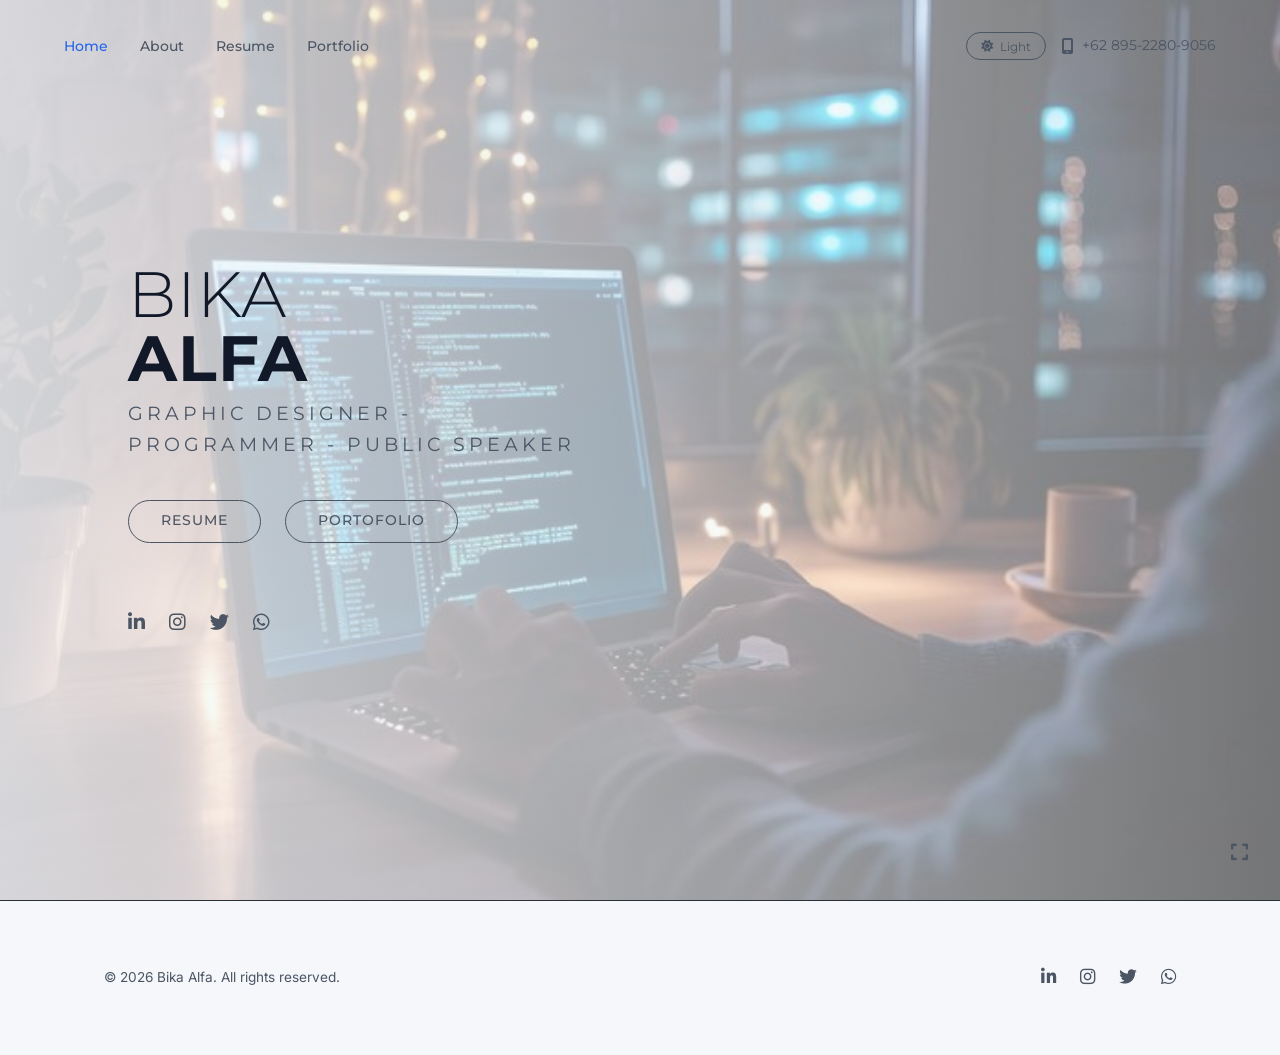
<file: index.html>
<!DOCTYPE html>
<html lang="en">
<head>
    <meta charset="UTF-8">
    <meta name="viewport" content="width=device-width, initial-scale=1.0">
    <title>Bika Alfa - Portofolio</title>
    <!-- FontAwesome -->
    <link rel="stylesheet" href="https://cdnjs.cloudflare.com/ajax/libs/font-awesome/6.4.0/css/all.min.css">
    <!-- Custom CSS -->
    <link rel="stylesheet" href="css/style.css">
</head>
<body class="home-page">
    
    <!-- Navbar Container -->
    <div id="navbar-container"></div>

    <!-- Hero Section -->
    <section class="hero section-full">
        <!-- Background Image overlay -->
        <div class="hero-bg fade-in"></div>
        
        <div class="container hero-content">
            <h1 class="hero-title fade-in">
                <span class="font-light">BIKA</span><br>
                <strong>ALFA</strong>
            </h1>
            <h2 class="hero-subtitle fade-in" style="animation-delay: 0.2s;">Graphic Designer - PROGRAMMER - PUBLIC SPEAKER</h2>
            
            <div class="hero-buttons fade-in" style="animation-delay: 0.4s;">
                <a href="resume.html" class="btn btn-outline">Resume</a>
                <a href="projects.html" class="btn btn-outline">Portofolio</a>
            </div>
            
            <div class="social-icons fade-in" style="animation-delay: 0.6s;">
                <a href="https://linkedin.com/in/muhammad-bika-alfatunnisa-5820bb280" target="_blank"><i class="fab fa-linkedin-in"></i></a>
                <a href="https://instagram.com" target="_blank"><i class="fab fa-instagram"></i></a>
                <a href="https://twitter.com" target="_blank"><i class="fab fa-twitter"></i></a>
                <a href="https://wa.me/6289522809056" target="_blank"><i class="fab fa-whatsapp"></i></a>
            </div>
        </div>
    </section>

    <!-- Full screen expand icon -->
    <div class="fullscreen-icon">
        <i class="fa-solid fa-expand"></i>
    </div>

    <!-- Footer Container -->
    <div id="footer-container"></div>

    <!-- Custom JS -->
    <script src="js/script.js"></script>
</body>
</html>
</file>
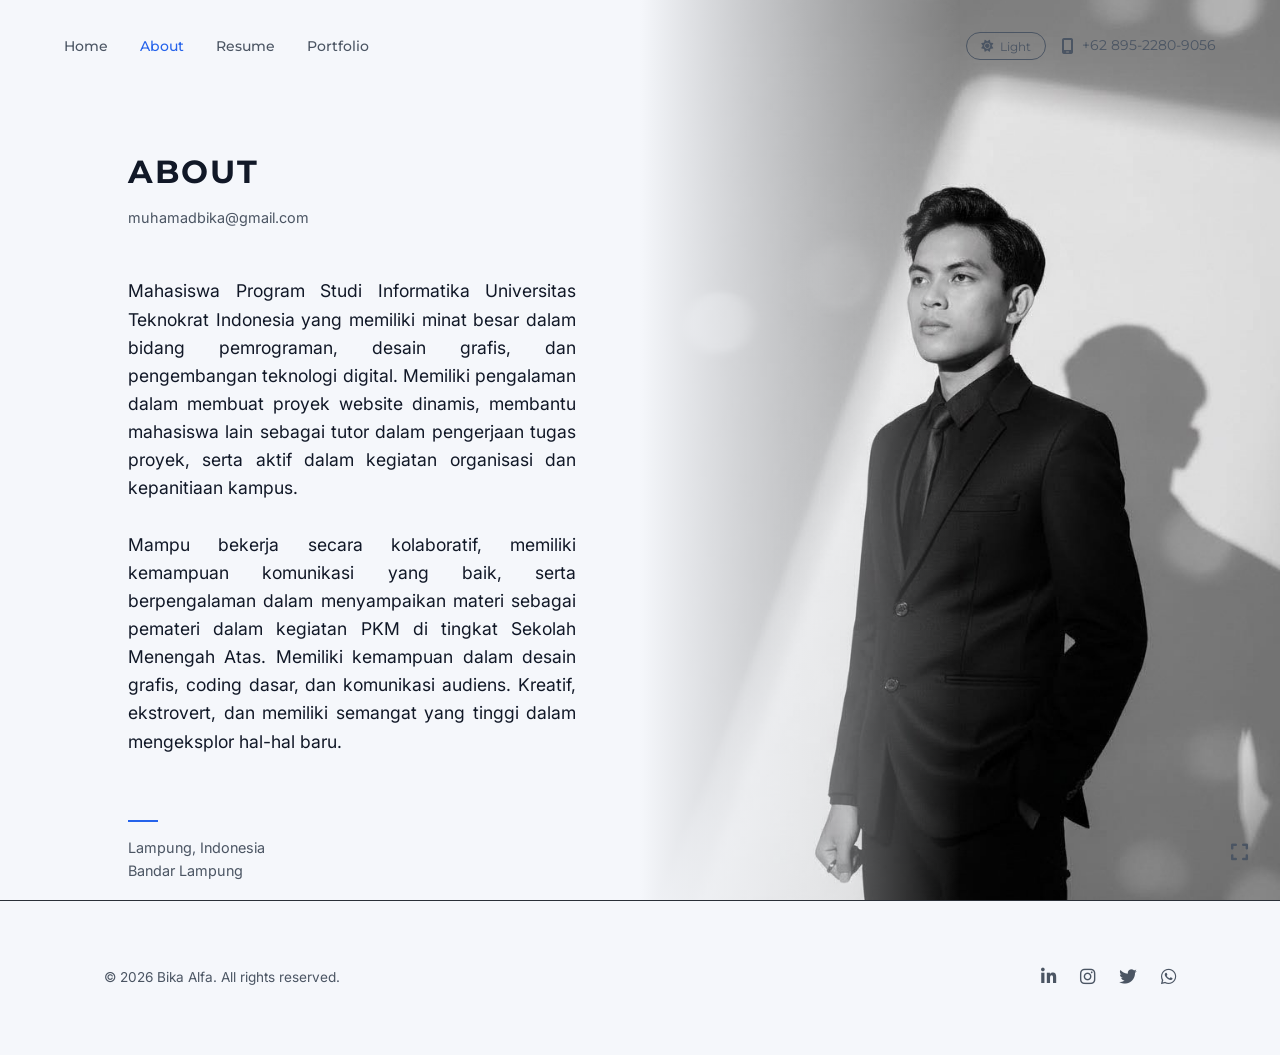
<file: about.html>
<!DOCTYPE html>
<html lang="en">
<head>
    <meta charset="UTF-8">
    <meta name="viewport" content="width=device-width, initial-scale=1.0">
    <title>About - Bika Alfa</title>
    <!-- FontAwesome -->
    <link rel="stylesheet" href="https://cdnjs.cloudflare.com/ajax/libs/font-awesome/6.4.0/css/all.min.css">
    <!-- Custom CSS -->
    <link rel="stylesheet" href="css/style.css">
</head>
<body class="about-page">
    
    <!-- Navbar Container -->
    <div id="navbar-container"></div>

    <section class="about section-full">
        <div class="container about-container">
            <div class="about-content fade-in">
                <h1 class="section-title">ABOUT</h1>
                <a href="mailto:muhamadbika@gmail.com" class="about-email">muhamadbika@gmail.com</a>
                
                <p class="about-text" style="text-align: justify;">
                    Mahasiswa Program Studi Informatika Universitas Teknokrat Indonesia yang memiliki minat besar dalam bidang pemrograman, desain grafis, dan pengembangan teknologi digital. 
                    Memiliki pengalaman dalam membuat proyek website dinamis, membantu mahasiswa lain sebagai tutor dalam pengerjaan tugas proyek, serta aktif dalam kegiatan organisasi dan kepanitiaan kampus. <br><br>
                    Mampu bekerja secara kolaboratif, memiliki kemampuan komunikasi yang baik, serta berpengalaman dalam menyampaikan materi sebagai pemateri dalam kegiatan PKM di tingkat Sekolah Menengah Atas. 
                    Memiliki kemampuan dalam desain grafis, coding dasar, dan komunikasi audiens. Kreatif,  ekstrovert, dan memiliki semangat yang tinggi dalam mengeksplor hal-hal baru.
                </p>
                
                <div class="about-location">
                    Lampung, Indonesia<br>
                    Bandar Lampung
                </div>
            </div>
        </div>
        
        <!-- Right side image -->
        <div class="about-bg fade-in" style="animation-delay: 0.3s;"></div>
    </section>
    
    <div class="fullscreen-icon">
        <i class="fa-solid fa-expand"></i>
    </div>

    <!-- Footer Container -->
    <div id="footer-container"></div>

    <!-- Custom JS -->
    <script src="js/script.js"></script>
</body>
</html>
</file>
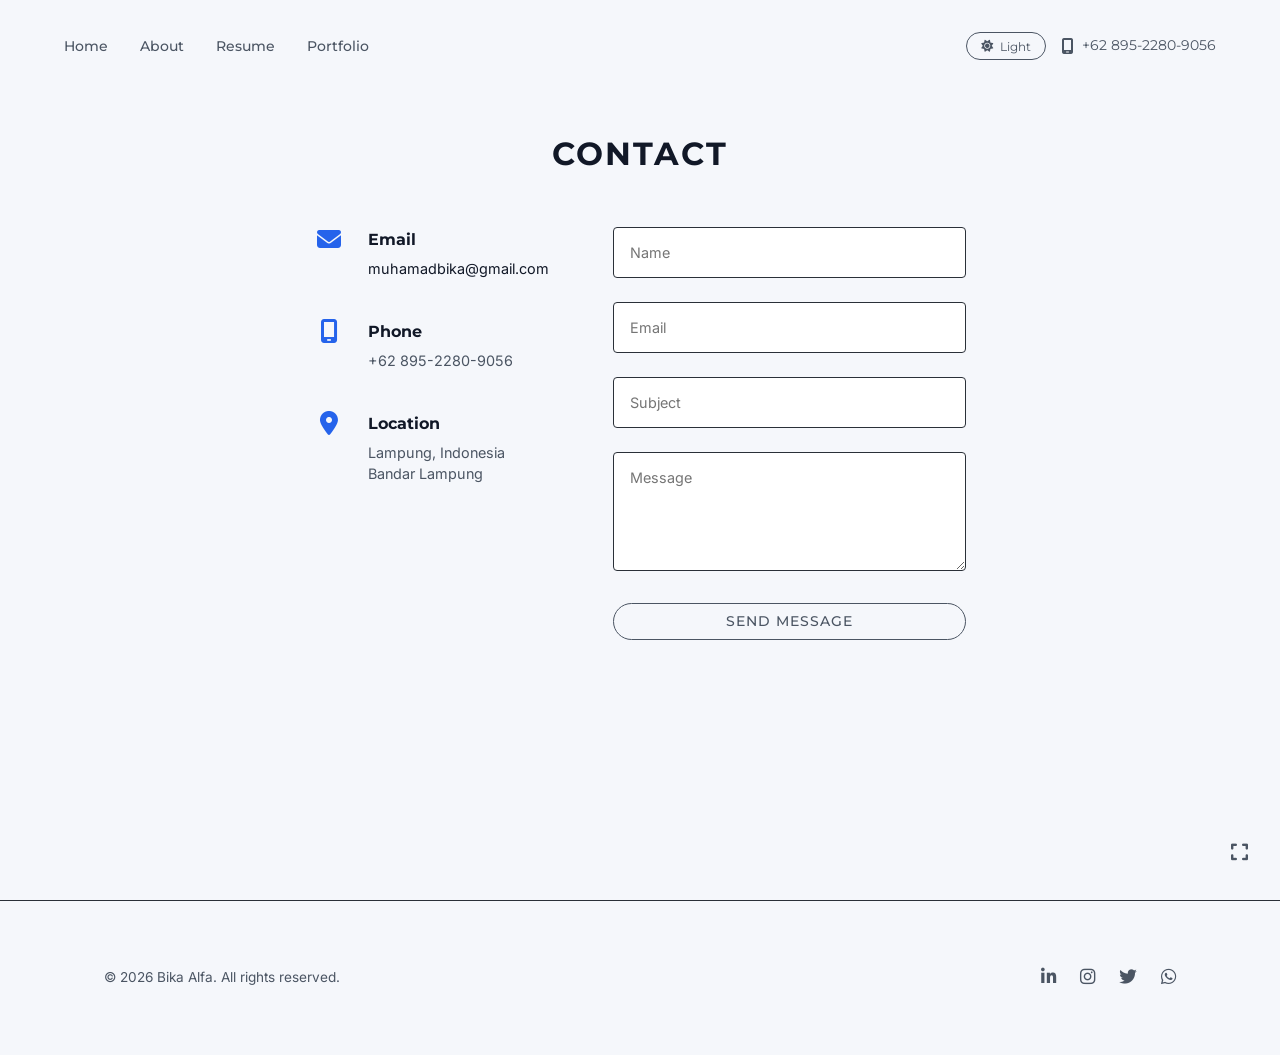
<file: contact.html>
<!DOCTYPE html>
<html lang="en">
<head>
    <meta charset="UTF-8">
    <meta name="viewport" content="width=device-width, initial-scale=1.0">
    <title>Contact - Bika Alfa</title>
    <!-- FontAwesome -->
    <link rel="stylesheet" href="https://cdnjs.cloudflare.com/ajax/libs/font-awesome/6.4.0/css/all.min.css">
    <!-- Custom CSS -->
    <link rel="stylesheet" href="css/style.css">
</head>
<body class="contact-page">
    
    <!-- Navbar Container -->
    <div id="navbar-container"></div>

    <section class="contact section-full">
        <div class="container">
            <h1 class="section-title fade-in text-center mb-5">CONTACT</h1>
            
            <div class="contact-grid fade-in" style="animation-delay: 0.2s;">
                <!-- Contact Info -->
                <div class="contact-info">
                    <div class="info-item">
                        <i class="fa-solid fa-envelope"></i>
                        <div>
                            <h4>Email</h4>
                            <p><a href="mailto:muhamadbika@gmail.com">muhamadbika@gmail.com</a></p>
                        </div>
                    </div>
                    <div class="info-item">
                        <i class="fa-solid fa-mobile-screen"></i>
                        <div>
                            <h4>Phone</h4>
                            <p>+62 895-2280-9056</p>
                        </div>
                    </div>
                    <div class="info-item">
                        <i class="fa-solid fa-location-dot"></i>
                        <div>
                            <h4>Location</h4>
                            <p>Lampung, Indonesia<br>Bandar Lampung</p>
                        </div>
                    </div>
                </div>

                <!-- Contact Form -->
                <form class="contact-form">
                    <div class="form-group">
                        <input type="text" placeholder="Name" required>
                    </div>
                    <div class="form-group">
                        <input type="email" placeholder="Email" required>
                    </div>
                    <div class="form-group">
                        <input type="text" placeholder="Subject">
                    </div>
                    <div class="form-group">
                        <textarea placeholder="Message" rows="5" required></textarea>
                    </div>
                    <button type="submit" class="btn btn-outline">Send Message</button>
                </form>
            </div>
        </div>
    </section>

    <!-- Footer Container -->
    <div id="footer-container"></div>

    <div class="fullscreen-icon">
        <i class="fa-solid fa-expand"></i>
    </div>

    <!-- Custom JS -->
    <script src="js/script.js"></script>
</body>
</html>
</file>
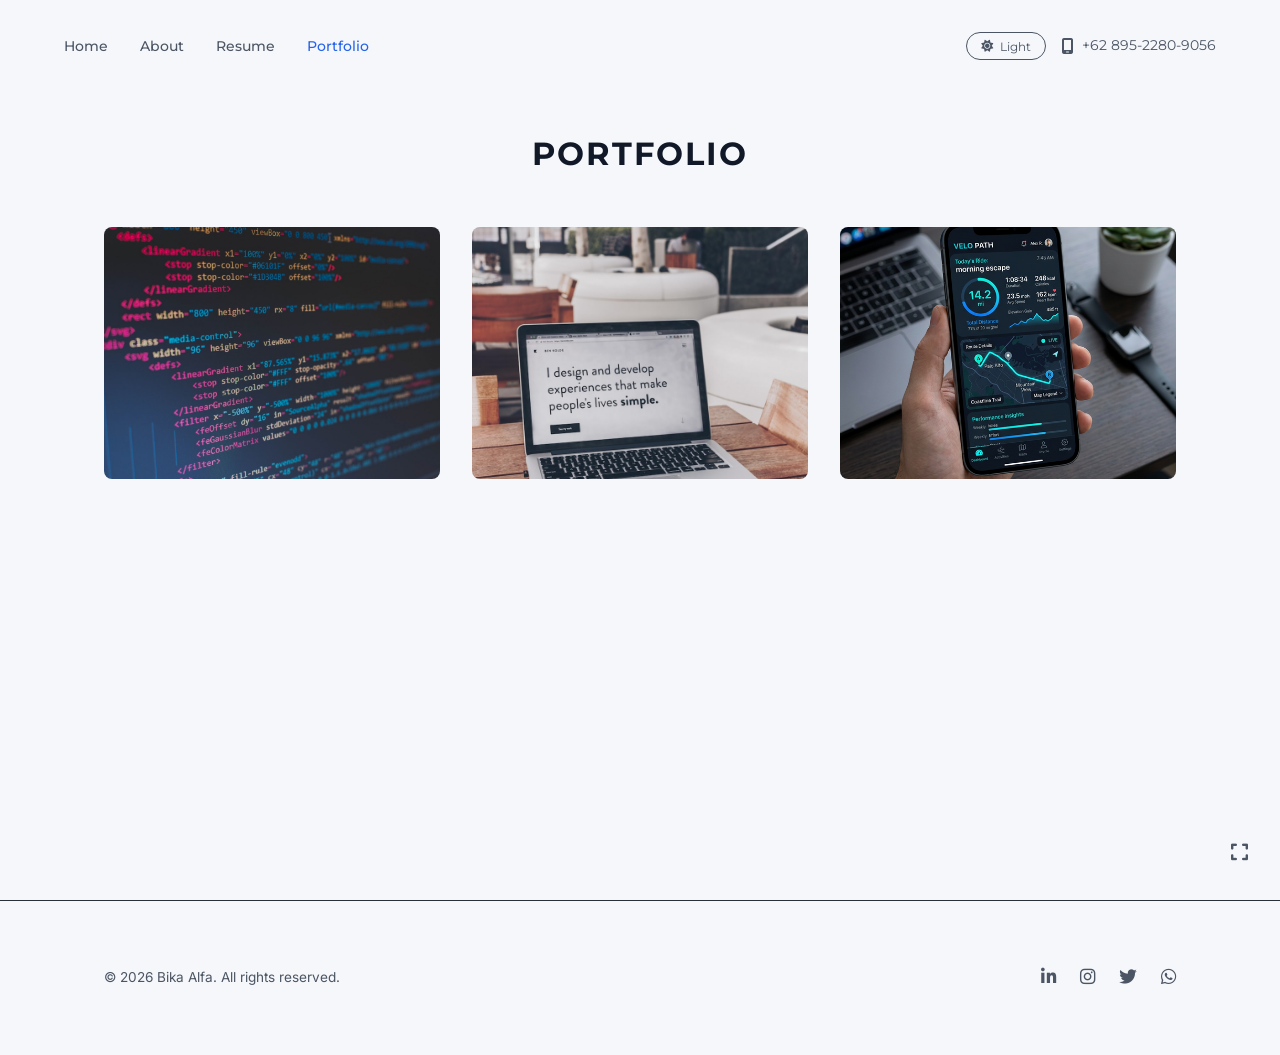
<file: projects.html>
<!DOCTYPE html>
<html lang="en">
<head>
    <meta charset="UTF-8">
    <meta name="viewport" content="width=device-width, initial-scale=1.0">
    <title>Portfolio - Bika Alfa</title>
    <!-- FontAwesome -->
    <link rel="stylesheet" href="https://cdnjs.cloudflare.com/ajax/libs/font-awesome/6.4.0/css/all.min.css">
    <!-- Custom CSS -->
    <link rel="stylesheet" href="css/style.css">
</head>
<body class="portfolio-page">
    
    <!-- Navbar Container -->
    <div id="navbar-container"></div>

    <section class="portfolio section-full">
        <div class="container">
            <h1 class="section-title fade-in text-center mb-5">PORTFOLIO</h1>
            
            <div class="portfolio-grid fade-in" style="animation-delay: 0.2s;">
                <!-- Project 1 -->
                <div class="portfolio-item">
                    <img src="assets/images/project1.png" alt="Project 1" class="portfolio-img">
                    <div class="portfolio-overlay">
                        <h3>Brand Identity</h3>
                        <p>Logo & Stationery</p>
                        <a href="#" class="btn btn-outline">View Project</a>
                    </div>
                </div>
                <!-- Project 2 -->
                <div class="portfolio-item">
                    <img src="assets/images/project2.png" alt="Project 2" class="portfolio-img">
                    <div class="portfolio-overlay">
                        <h3>Web Design</h3>
                        <p>UI/UX Design</p>
                        <a href="#" class="btn btn-outline">View Project</a>
                    </div>
                </div>
                <!-- Project 3 Placeholder -->
                <div class="portfolio-item">
                    <img src="assets/images/project3.png" alt="Project 3" class="portfolio-img">
                    <div class="portfolio-overlay">
                        <h3>App Design</h3>
                        <p>Mobile Interface</p>
                        <a href="#" class="btn btn-outline">View Project</a>
                    </div>
                </div>
            </div>
        </div>
    </section>

    <!-- Full screen expand icon -->
    <div class="fullscreen-icon">
        <i class="fa-solid fa-expand"></i>
    </div>

    <!-- Footer Container -->
    <div id="footer-container"></div>

    <!-- Custom JS -->
    <script src="js/script.js"></script>
</body>
</html>
</file>
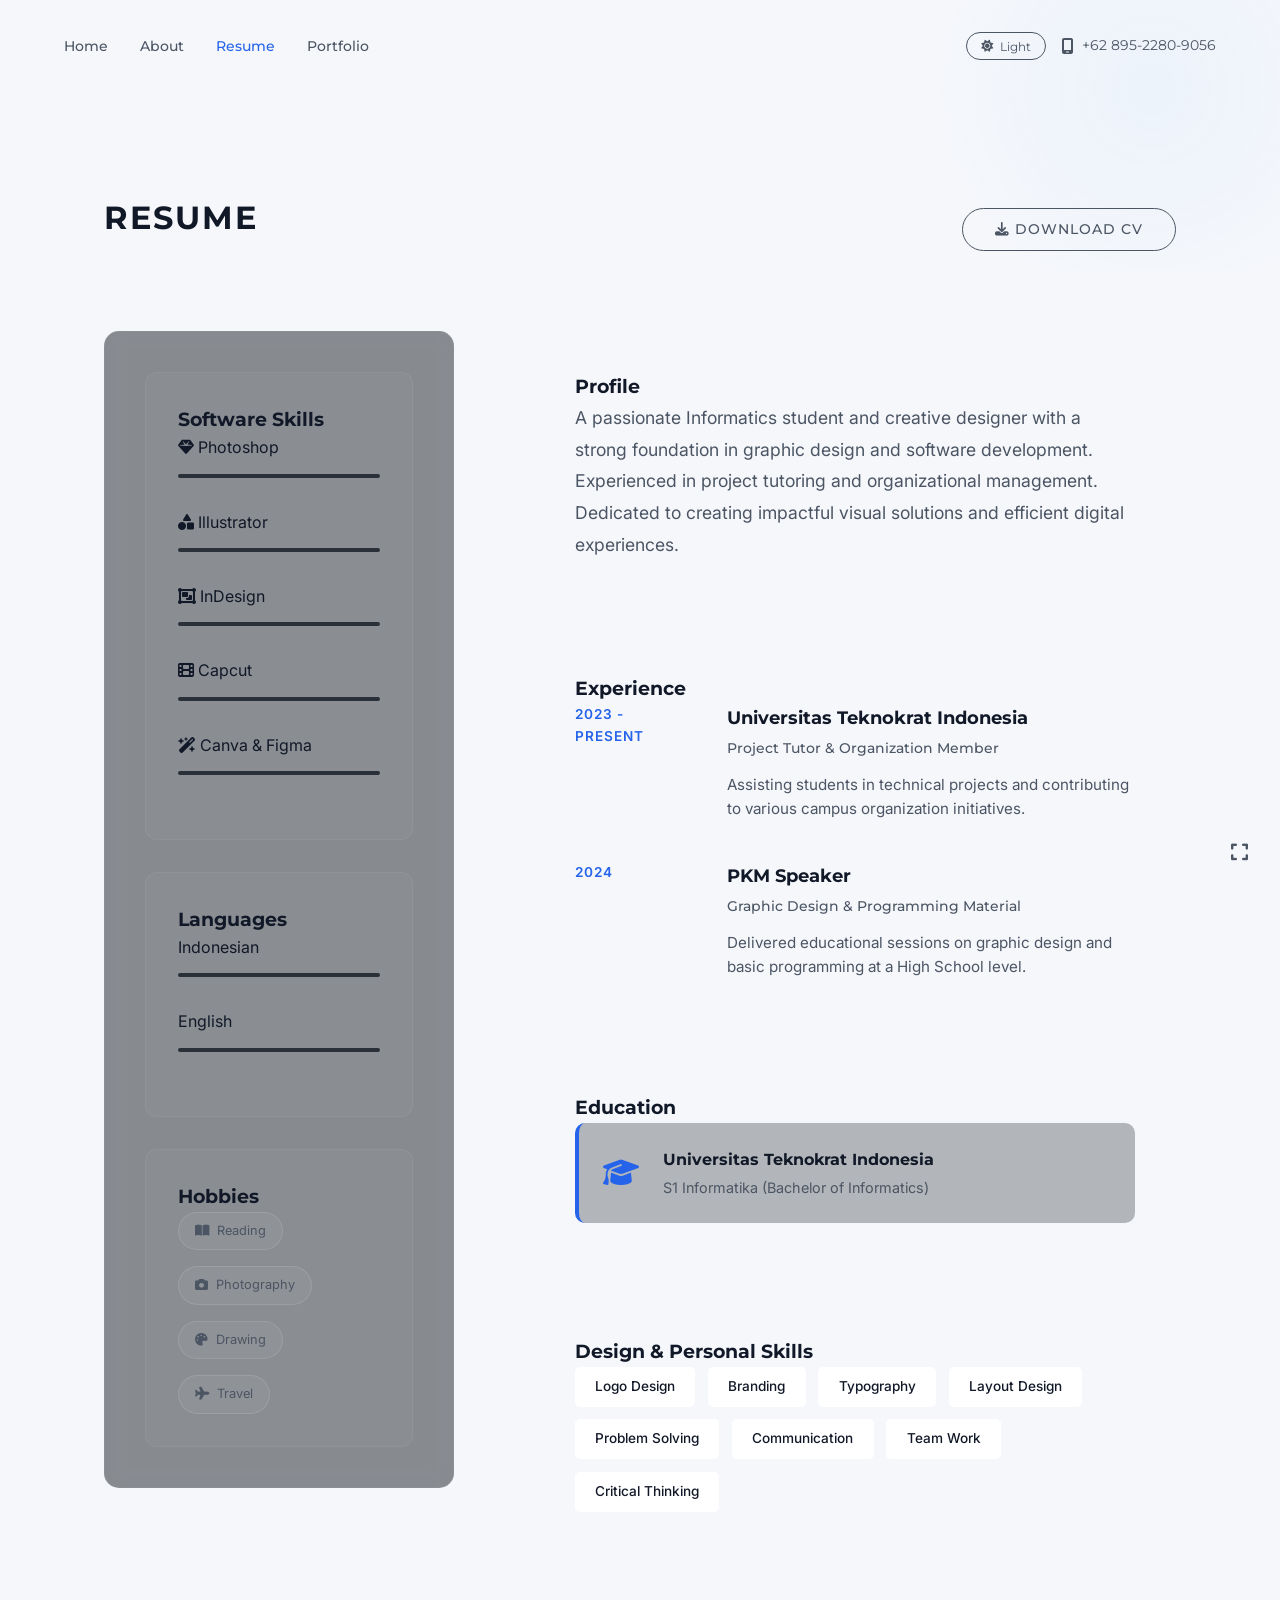
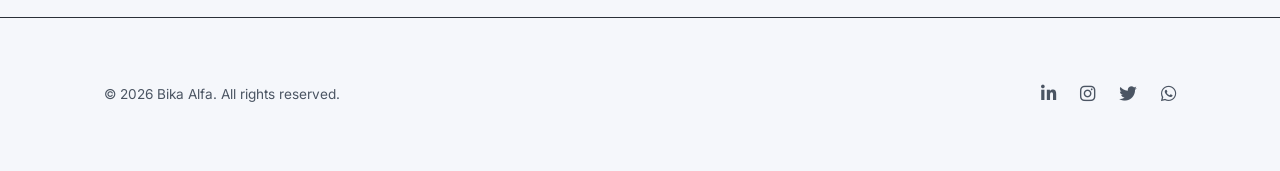
<file: resume.html>
<!DOCTYPE html>
<html lang="en">
<head>
    <meta charset="UTF-8">
    <meta name="viewport" content="width=device-width, initial-scale=1.0">
    <title>Resume - Bika Alfa</title>
    <!-- FontAwesome -->
    <link rel="stylesheet" href="https://cdnjs.cloudflare.com/ajax/libs/font-awesome/6.4.0/css/all.min.css">
    <!-- Custom CSS -->
    <link rel="stylesheet" href="css/style.css">
</head>
<body class="resume-page">
    
    <!-- Navbar Container -->
    <div id="navbar-container"></div>

    <section class="resume section-full">
        <div class="container">
            <div class="resume-header fade-in">
                <h2 class="section-title">Resume</h2>
                <a href="#" class="btn btn-outline download-cv"><i class="fa-solid fa-download"></i> Download CV</a>
            </div>

            <div class="resume-grid-v2">
                <!-- Sidebar Column -->
                <aside class="resume-sidebar fade-in" style="animation-delay: 0.2s;">
                    <div class="sidebar-section">
                        <h3 class="resume-heading">Software Skills</h3>
                        <div class="skill-item">
                            <span class="skill-icon"><i class="fa-solid fa-gem"></i></span>
                            <span class="skill-name">Photoshop</span>
                            <div class="skill-bar"><div class="skill-progress" style="width: 60%;"></div></div>
                        </div>
                        <div class="skill-item">
                            <span class="skill-icon"><i class="fa-solid fa-shapes"></i></span>
                            <span class="skill-name">Illustrator</span>
                            <div class="skill-bar"><div class="skill-progress" style="width: 60%;"></div></div>
                        </div>
                        <div class="skill-item">
                            <span class="skill-icon"><i class="fa-solid fa-object-group"></i></span>
                            <span class="skill-name">InDesign</span>
                            <div class="skill-bar"><div class="skill-progress" style="width: 80%;"></div></div>
                        </div>
                        <div class="skill-item">
                            <span class="skill-icon"><i class="fa-solid fa-film"></i></span>
                            <span class="skill-name">Capcut</span>
                            <div class="skill-bar"><div class="skill-progress" style="width: 90%;"></div></div>
                        </div>
                        <div class="skill-item">
                            <span class="skill-icon"><i class="fa-solid fa-wand-magic-sparkles"></i></span>
                            <span class="skill-name">Canva & Figma</span>
                            <div class="skill-bar"><div class="skill-progress" style="width: 90%;"></div></div>
                        </div>
                    </div>

                    <div class="sidebar-section mt-4">
                        <h3 class="resume-heading">Languages</h3>
                        <div class="skill-item">
                            <span class="skill-name">Indonesian</span>
                            <div class="skill-bar"><div class="skill-progress" style="width: 95%;"></div></div>
                        </div>
                        <div class="skill-item">
                            <span class="skill-name">English</span>
                            <div class="skill-bar"><div class="skill-progress" style="width: 75%;"></div></div>
                        </div>
                    </div>

                    <div class="sidebar-section mt-4">
                        <h3 class="resume-heading">Hobbies</h3>
                        <div class="hobbies-list">
                            <div class="hobby-tag"><i class="fa-solid fa-book-open"></i> Reading</div>
                            <div class="hobby-tag"><i class="fa-solid fa-camera"></i> Photography</div>
                            <div class="hobby-tag"><i class="fa-solid fa-palette"></i> Drawing</div>
                            <div class="hobby-tag"><i class="fa-solid fa-plane"></i> Travel</div>
                        </div>
                    </div>
                </aside>

                <!-- Main Content Column -->
                <main class="resume-main fade-in" style="animation-delay: 0.4s;">
                    <div class="main-section">
                        <h3 class="resume-heading">Profile</h3>
                        <p class="profile-text">
                            A passionate Informatics student and creative designer with a strong foundation in graphic design and software development. 
                            Experienced in project tutoring and organizational management. Dedicated to creating impactful visual solutions and 
                            efficient digital experiences.
                        </p>
                    </div>

                    <div class="main-section mt-4">
                        <h3 class="resume-heading">Experience</h3>
                        <div class="timeline-v2">
                            <div class="timeline-item-v2">
                                <span class="timeline-date">2023 - Present</span>
                                <div class="timeline-content-v2">
                                    <h4>Universitas Teknokrat Indonesia</h4>
                                    <h5>Project Tutor & Organization Member</h5>
                                    <p>Assisting students in technical projects and contributing to various campus organization initiatives.</p>
                                </div>
                            </div>
                            <div class="timeline-item-v2">
                                <span class="timeline-date">2024</span>
                                <div class="timeline-content-v2">
                                    <h4>PKM Speaker</h4>
                                    <h5>Graphic Design & Programming Material</h5>
                                    <p>Delivered educational sessions on graphic design and basic programming at a High School level.</p>
                                </div>
                            </div>
                        </div>
                    </div>

                    <div class="main-section mt-4">
                        <h3 class="resume-heading">Education</h3>
                        <div class="education-card">
                            <div class="edu-icon"><i class="fa-solid fa-graduation-cap"></i></div>
                            <div class="edu-info">
                                <h4>Universitas Teknokrat Indonesia</h4>
                                <p>S1 Informatika (Bachelor of Informatics)</p>
                            </div>
                        </div>
                    </div>

                    <div class="main-section mt-4">
                        <h3 class="resume-heading">Design & Personal Skills</h3>
                        <div class="skills-grid-tags">
                            <span class="skill-tag">Logo Design</span>
                            <span class="skill-tag">Branding</span>
                            <span class="skill-tag">Typography</span>
                            <span class="skill-tag">Layout Design</span>
                            <span class="skill-tag">Problem Solving</span>
                            <span class="skill-tag">Communication</span>
                            <span class="skill-tag">Team Work</span>
                            <span class="skill-tag">Critical Thinking</span>
                        </div>
                    </div>
                </main>
            </div>
        </div>
    </section>
    
    <!-- Background overlays for resume page to match mockup -->
    <div class="resume-bg fade-in" style="animation-delay: 0.6s;"></div>

    <div class="fullscreen-icon">
        <i class="fa-solid fa-expand"></i>
    </div>

    <!-- Footer Container -->
    <div id="footer-container"></div>

    <!-- Custom JS -->
    <script src="js/script.js"></script>
</body>
</html>
</file>
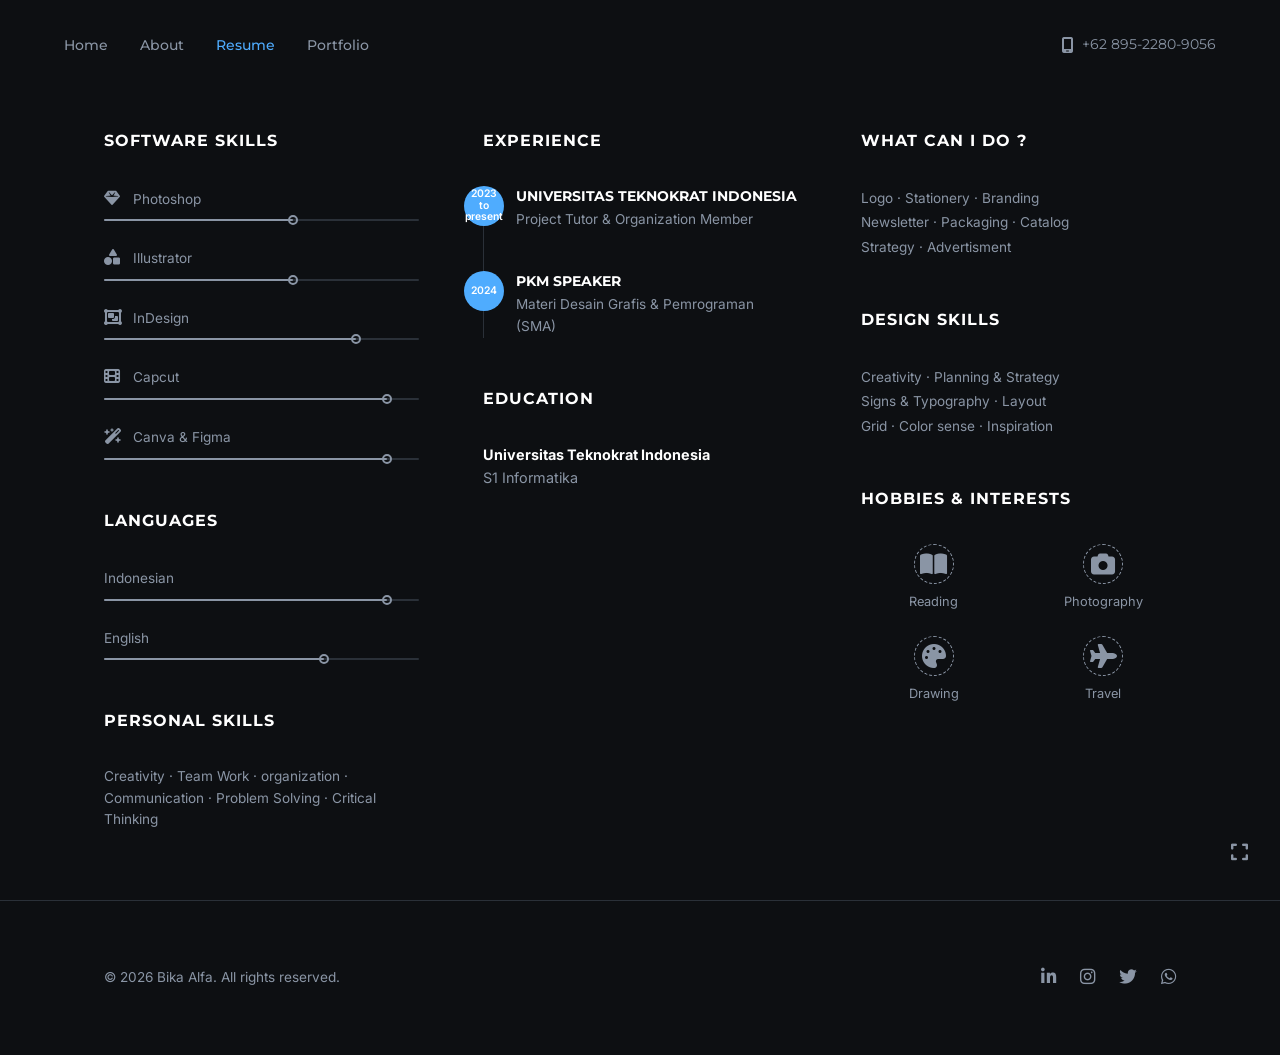
<file: portfolio-website/resume.html>
<!DOCTYPE html>
<html lang="en">
<head>
    <meta charset="UTF-8">
    <meta name="viewport" content="width=device-width, initial-scale=1.0">
    <title>Resume - Bika Alfa</title>
    <!-- FontAwesome -->
    <link rel="stylesheet" href="https://cdnjs.cloudflare.com/ajax/libs/font-awesome/6.4.0/css/all.min.css">
    <!-- Custom CSS -->
    <link rel="stylesheet" href="css/style.css">
</head>
<body class="resume-page">
    
    <!-- Navbar Container -->
    <div id="navbar-container"></div>

    <section class="resume section-full">
        <div class="container resume-grid">
            
            <!-- Left Column: Skills -->
            <div class="resume-col fade-in">
                <h3 class="resume-heading">SOFTWARE SKILLS</h3>
                <div class="skill-item">
                    <span class="skill-icon"><i class="fa-solid fa-gem"></i></span>
                    <span class="skill-name">Photoshop</span>
                    <div class="skill-bar"><div class="skill-progress" style="width: 60%;"></div><div class="skill-node" style="left: 60%;"></div></div>
                </div>
                <div class="skill-item">
                    <span class="skill-icon"><i class="fa-solid fa-shapes"></i></span>
                    <span class="skill-name">Illustrator</span>
                    <div class="skill-bar"><div class="skill-progress" style="width: 60%;"></div><div class="skill-node" style="left: 60%;"></div></div>
                </div>
                <div class="skill-item">
                    <span class="skill-icon"><i class="fa-solid fa-object-group"></i></span>
                    <span class="skill-name">InDesign</span>
                    <div class="skill-bar"><div class="skill-progress" style="width: 80%;"></div><div class="skill-node" style="left: 80%;"></div></div>
                </div>
                <div class="skill-item">
                    <span class="skill-icon"><i class="fa-solid fa-film"></i></span>
                    <span class="skill-name">Capcut </span>
                    <div class="skill-bar"><div class="skill-progress" style="width: 90%;"></div><div class="skill-node" style="left: 90%;"></div></div>
                </div>
                <div class="skill-item">
                    <span class="skill-icon"><i class="fa-solid fa-wand-magic-sparkles"></i></span>
                    <span class="skill-name">Canva & Figma</span>
                    <div class="skill-bar"><div class="skill-progress" style="width: 90%;"></div><div class="skill-node" style="left: 90%;"></div></div>
                </div>

                <h3 class="resume-heading mt-4">LANGUAGES</h3>
                <div class="skill-item">
                    <span class="skill-name">Indonesian</span>
                    <div class="skill-bar"><div class="skill-progress" style="width: 90%;"></div><div class="skill-node" style="left: 90%;"></div></div>
                </div>
                <div class="skill-item">
                    <span class="skill-name">English</span>
                    <div class="skill-bar"><div class="skill-progress" style="width: 70%;"></div><div class="skill-node" style="left: 70%;"></div></div>
                </div>

                <h3 class="resume-heading mt-4">PERSONAL SKILLS</h3>
                <p class="personal-skills-text">Creativity · Team Work · organization · Communication · Problem Solving · Critical Thinking</p>
            </div>

            <!-- Middle Column: Experience & Education -->
            <div class="resume-col fade-in" style="animation-delay: 0.2s;">
                <h3 class="resume-heading">EXPERIENCE</h3>
                <div class="timeline">
                    <div class="timeline-item">
                        <div class="timeline-dot">2023 to present</div>
                        <div class="timeline-content">
                            <h4>UNIVERSITAS TEKNOKRAT INDONESIA</h4>
                            <p>Project Tutor & Organization Member</p>
                        </div>
                    </div>
                    <div class="timeline-item">
                        <div class="timeline-dot">2024</div>
                        <div class="timeline-content">
                            <h4>PKM SPEAKER</h4>
                            <p>Materi Desain Grafis & Pemrograman (SMA)</p>
                        </div>
                    </div>
                </div>

                <h3 class="resume-heading mt-4">EDUCATION</h3>
                <div class="education-item">
                    <p><strong>Universitas Teknokrat Indonesia</strong><br>S1 Informatika</p>
                </div>
            </div>

            <!-- Right Column: Services & Interests -->
            <div class="resume-col fade-in" style="animation-delay: 0.4s;">
                <h3 class="resume-heading">WHAT CAN I DO ?</h3>
                <p class="services-text">
                    Logo · Stationery · Branding<br>
                    Newsletter · Packaging · Catalog<br>
                    Strategy · Advertisment
                </p>

                <h3 class="resume-heading mt-4">DESIGN SKILLS</h3>
                <p class="services-text">
                    Creativity · Planning & Strategy<br>
                    Signs & Typography · Layout<br>
                    Grid · Color sense · Inspiration
                </p>

                <h3 class="resume-heading mt-4">HOBBIES & INTERESTS</h3>
                <div class="hobbies-grid">
                    <div class="hobby-item">
                        <i class="fa-solid fa-book-open"></i>
                        <span>Reading</span>
                    </div>
                    <div class="hobby-item">
                        <i class="fa-solid fa-camera"></i>
                        <span>Photography</span>
                    </div>
                    <div class="hobby-item">
                        <i class="fa-solid fa-palette"></i>
                        <span>Drawing</span>
                    </div>
                    <div class="hobby-item">
                        <i class="fa-solid fa-plane"></i>
                        <span>Travel</span>
                    </div>
                </div>
            </div>

        </div>
    </section>
    
    <!-- Background overlays for resume page to match mockup -->
    <div class="resume-bg fade-in" style="animation-delay: 0.6s;"></div>

    <div class="fullscreen-icon">
        <i class="fa-solid fa-expand"></i>
    </div>

    <!-- Footer Container -->
    <div id="footer-container"></div>

    <!-- Custom JS -->
    <script src="js/script.js"></script>
</body>
</html>
</file>
<file: css/style.css>
@import url('https://fonts.googleapis.com/css2?family=Montserrat:wght@300;400;500;600;700;800&family=Inter:wght@300;400;500&display=swap');

:root {
    --bg-color: #0d0f12; /* Very dark background */
    --surface-color: #1a1e24;
    --text-primary: #ffffff;
    --text-secondary: #8a95a5;
    --accent-color: #4facfe; /* Cyan/Blue accent */
    --font-heading: 'Montserrat', sans-serif;
    --font-body: 'Inter', sans-serif;
    --transition: all 0.3s ease;
    --hero-overlay-start: rgba(13, 15, 18, 0.9);
    --hero-overlay-end: rgba(13, 15, 18, 0.4);
}

body[data-theme="light"] {
    --bg-color: #f5f7fb;
    --surface-color: #ffffff;
    --text-primary: #111827;
    --text-secondary: #4b5563;
    --accent-color: #2563eb;
    --hero-overlay-start: rgba(245, 247, 251, 0.85);
    --hero-overlay-end: rgba(245, 247, 251, 0.45);
}

* {
    margin: 0;
    padding: 0;
    box-sizing: border-box;
}

body {
    background-color: var(--bg-color);
    color: var(--text-primary);
    font-family: var(--font-body);
    line-height: 1.6;
    overflow-x: hidden;
}

a {
    text-decoration: none;
    color: var(--text-primary);
    transition: var(--transition);
}

ul {
    list-style: none;
}

h1, h2, h3, h4, h5, h6 {
    font-family: var(--font-heading);
    font-weight: 700;
}

/* Base Layout Classes */
.container {
    max-width: 1200px;
    margin: 0 auto;
    padding: 0 5%;
}

.section-full {
    min-height: 100vh;
    display: flex;
    flex-direction: column;
}

/* Navbar container placeholder for JS injection */
#navbar-container {
    width: 100%;
    position: absolute;
    top: 0;
    left: 0;
    z-index: 100;
}

/* Navigation Styles (These will apply to the injected navbar) */
.navbar {
    display: flex;
    justify-content: space-between;
    align-items: center;
    padding: 2rem 5%;
    background: transparent;
}

.nav-actions {
    display: flex;
    align-items: center;
    gap: 1rem;
}

.theme-toggle {
    border: 1px solid var(--text-secondary);
    color: var(--text-secondary);
    background: transparent;
    border-radius: 50px;
    padding: 0.35rem 0.9rem;
    display: inline-flex;
    align-items: center;
    gap: 0.4rem;
    font-family: var(--font-heading);
    font-size: 0.75rem;
    cursor: pointer;
    transition: var(--transition);
}

.theme-toggle:hover {
    color: var(--text-primary);
    border-color: var(--text-primary);
}

.nav-links {
    display: flex;
    gap: 2rem;
}

.nav-links a {
    font-size: 0.9rem;
    font-family: var(--font-heading);
    font-weight: 500;
    text-transform: capitalize;
    color: var(--text-secondary);
}

.nav-links a:hover,
.nav-links a.active {
    color: var(--accent-color);
}

.nav-contact {
    font-size: 0.85rem;
    font-family: var(--font-heading);
    display: flex;
    align-items: center;
    gap: 0.5rem;
    color: var(--text-secondary);
}

.nav-contact i {
    font-size: 1rem;
}

/* Global Button Styles */
.btn {
    display: inline-block;
    padding: 0.6rem 2rem;
    border-radius: 50px;
    font-family: var(--font-heading);
    font-size: 0.85rem;
    font-weight: 500;
    text-transform: uppercase;
    letter-spacing: 1px;
    transition: var(--transition);
    cursor: pointer;
    background: transparent;
}

.btn-outline {
    border: 1px solid var(--text-secondary);
    color: var(--text-secondary);
}

.btn-outline:hover {
    border-color: var(--text-primary);
    color: var(--text-primary);
}

/* Utility Animations */
@keyframes fadeIn {
    from { opacity: 0; transform: translateY(30px); }
    to { opacity: 1; transform: translateY(0); }
}

.fade-in {
    opacity: 0;
    transition: opacity 1s ease, transform 1s ease;
}

.fade-in.is-visible {
    opacity: 1;
    transform: translateY(0);
}

/* Typography */
.section-title {
    font-size: 2rem;
    letter-spacing: 2px;
    margin-bottom: 0.5rem;
    text-transform: uppercase;
}

/* Home / Hero Section */
.hero {
    position: relative;
    justify-content: center;
    overflow: hidden;
}

.hero-bg {
    position: absolute;
    top: 0;
    left: 0;
    width: 100%;
    height: 100%;
    background: linear-gradient(to right, var(--hero-overlay-start) 0%, var(--hero-overlay-end) 100%), url("../assets/images/homepage.jpg") center/cover no-repeat; /* Updated bg */
    z-index: -1;
}

.hero-content {
    max-width: 600px;
    margin-left: 5%; /* Adjust to match offset in mockup */
}

.hero-title {
    font-size: 4rem;
    line-height: 1;
    margin-bottom: 0.5rem;
    letter-spacing: 1px;
}

.hero-title .font-light {
    font-weight: 300;
}

.hero-subtitle {
    font-size: 1.2rem;
    font-weight: 400;
    color: var(--text-secondary);
    letter-spacing: 4px;
    text-transform: uppercase;
    margin-bottom: 2.5rem;
}

.hero-buttons {
    display: flex;
    gap: 1.5rem;
    margin-bottom: 4rem;
}

.social-icons {
    display: flex;
    gap: 1.5rem;
}

.social-icons a {
    color: var(--text-secondary);
    font-size: 1.2rem;
}

.social-icons a:hover {
    color: var(--text-primary);
}

.fullscreen-icon {
    position: fixed;
    bottom: 2rem;
    right: 2rem;
    color: var(--text-secondary);
    cursor: pointer;
    font-size: 1.2rem;
    transition: var(--transition);
    z-index: 10;
}

.fullscreen-icon:hover {
    color: var(--text-primary);
}


/* About Section */
.about {
    position: relative;
    padding-top: 8rem;
    justify-content: center;
}

.about-container {
    width: 50%;
    margin-left: 0;
    padding-left: 10%;
    z-index: 2;
}

.about-email {
    display: inline-block;
    color: var(--text-secondary);
    margin-bottom: 3rem;
    font-size: 0.9rem;
}

.about-text {
    font-size: 1.1rem;
    color: var(--text-primary);
    max-width: 500px;
    margin-bottom: 4rem;
}

.about-location {
    color: var(--text-secondary);
    font-size: 0.9rem;
    position: relative;
    padding-top: 1rem;
}

.about-location::before {
    content: "";
    position: absolute;
    top: 0;
    left: 0;
    width: 30px;
    height: 2px;
    background: var(--accent-color);
}

.about-bg {
    position: absolute;
    top: 0;
    right: 0;
    width: 50%;
    height: 100%;
    background: linear-gradient(to right, var(--bg-color) 0%, transparent 50%), url("../assets/images/profile.png") center/cover no-repeat;
    z-index: 1;
}

/* Resume Section */
.resume {
    padding-top: 12rem; /* Increased from 8rem to clear navbar */
    padding-bottom: 4rem;
}

/* Redesigned Resume Styles (v2) */
.resume-header {
    display: flex;
    justify-content: space-between;
    align-items: flex-end; /* Align to bottom to give breathing room */
    margin-bottom: 5rem;
    position: relative;
    z-index: 10;
}

.resume-grid-v2 {
    display: grid;
    grid-template-columns: 350px 1fr;
    gap: 5rem;
    align-items: start;
}

.resume-sidebar {
    background: rgba(26, 30, 36, 0.5);
    padding: 2.5rem;
    border-radius: 15px;
    border: 1px solid rgba(255, 255, 255, 0.05);
    backdrop-filter: blur(10px);
}

.sidebar-section {
    background: rgba(255, 255, 255, 0.03);
    padding: 2rem;
    border-radius: 12px;
    border: 1px solid rgba(255, 255, 255, 0.05);
    transition: var(--transition);
}

.sidebar-section:hover {
    background: rgba(255, 255, 255, 0.05);
    border-color: rgba(79, 172, 254, 0.2);
}

.sidebar-section:not(:first-child) {
    margin-top: 2rem;
}

/* Sidebar Specific Styles */
.resume-sidebar .skill-item {
    margin-bottom: 2rem;
}

.resume-sidebar .skill-bar {
    height: 4px;
    background: #2a3038;
    margin-top: 0.8rem;
    border-radius: 10px;
    overflow: hidden;
}

.resume-sidebar .skill-progress {
    background: var(--accent-color);
    box-shadow: 0 0 10px rgba(79, 172, 254, 0.4);
}

.hobbies-list {
    display: flex;
    flex-wrap: wrap;
    gap: 1rem;
}

.hobby-tag {
    background: rgba(255, 255, 255, 0.05);
    padding: 0.5rem 1rem;
    border-radius: 50px;
    font-size: 0.8rem;
    color: var(--text-secondary);
    display: flex;
    align-items: center;
    gap: 0.5rem;
    border: 1px solid rgba(255, 255, 255, 0.1);
    transition: var(--transition);
}

.hobby-tag:hover {
    background: rgba(79, 172, 254, 0.1);
    border-color: var(--accent-color);
    color: var(--text-primary);
}

/* Main Content Styles */
.resume-main {
    display: flex;
    flex-direction: column;
    gap: 2rem;
}

.main-section {
    background: rgba(255, 255, 255, 0.02);
    padding: 2.5rem;
    border-radius: 15px;
    border: 1px solid rgba(255, 255, 255, 0.05);
    transition: var(--transition);
}

.main-section:hover {
    background: rgba(255, 255, 255, 0.04);
    border-color: rgba(79, 172, 254, 0.2);
}

.profile-text {
    font-size: 1.1rem;
    color: var(--text-secondary);
    line-height: 1.8;
    max-width: 700px;
}

/* Timeline v2 */
.timeline-v2 {
    display: flex;
    flex-direction: column;
    gap: 2.5rem;
}

.timeline-item-v2 {
    display: grid;
    grid-template-columns: 120px 1fr;
    gap: 2rem;
}

.timeline-date {
    font-size: 0.85rem;
    font-weight: 600;
    color: var(--accent-color);
    text-transform: uppercase;
    letter-spacing: 1px;
}

.timeline-content-v2 h4 {
    font-size: 1.1rem;
    margin-bottom: 0.3rem;
}

.timeline-content-v2 h5 {
    font-size: 0.9rem;
    font-weight: 500;
    color: var(--text-secondary);
    margin-bottom: 0.8rem;
}

.timeline-content-v2 p {
    font-size: 0.95rem;
    color: var(--text-secondary);
    line-height: 1.6;
}

/* Education Card */
.education-card {
    display: flex;
    align-items: center;
    gap: 1.5rem;
    background: rgba(26, 30, 36, 0.3);
    padding: 1.5rem;
    border-radius: 10px;
    border-left: 4px solid var(--accent-color);
}

.edu-icon {
    font-size: 1.8rem;
    color: var(--accent-color);
}

.edu-info h4 {
    font-size: 1rem;
    margin-bottom: 0.2rem;
}

.edu-info p {
    font-size: 0.9rem;
    color: var(--text-secondary);
}

/* Skills Tags Grid */
.skills-grid-tags {
    display: flex;
    flex-wrap: wrap;
    gap: 0.8rem;
}

.skill-tag {
    background: var(--surface-color);
    color: var(--text-primary);
    padding: 0.5rem 1.2rem;
    border-radius: 5px;
    font-size: 0.85rem;
    font-weight: 500;
    border: 1px solid rgba(255, 255, 255, 0.05);
}

/* Responsive for Resume v2 */
@media (max-width: 992px) {
    .resume-grid-v2 {
        grid-template-columns: 1fr;
        gap: 3rem;
    }
    
    .resume-sidebar {
        order: 2;
    }
    
    .resume-main {
        order: 1;
    }
}

@media (max-width: 600px) {
    .resume-header {
        flex-direction: column;
        align-items: flex-start;
        gap: 1.5rem;
    }
    
    .timeline-item-v2 {
        grid-template-columns: 1fr;
        gap: 0.5rem;
    }
}

/* Portfolio Section */
.portfolio {
    padding-top: 8rem;
    padding-bottom: 4rem;
}

.text-center {
    text-align: center;
}

.mb-5 {
    margin-bottom: 3rem;
}

.portfolio-grid {
    display: grid;
    grid-template-columns: repeat(auto-fill, minmax(300px, 1fr));
    gap: 2rem;
}

.portfolio-item {
    position: relative;
    border-radius: 8px;
    overflow: hidden;
    aspect-ratio: 4/3;
    background-color: var(--surface-color);
}

.portfolio-img {
    width: 100%;
    height: 100%;
    object-fit: cover;
    transition: transform 0.5s ease;
}

.portfolio-placeholder {
    width: 100%;
    height: 100%;
    display: flex;
    align-items: center;
    justify-content: center;
    font-family: var(--font-heading);
    color: var(--text-secondary);
    background-color: #21252b;
}

.portfolio-overlay {
    position: absolute;
    top: 0;
    left: 0;
    width: 100%;
    height: 100%;
    background: rgba(13, 15, 18, 0.85);
    display: flex;
    flex-direction: column;
    align-items: center;
    justify-content: center;
    opacity: 0;
    transition: var(--transition);
}

.portfolio-item:hover .portfolio-overlay {
    opacity: 1;
}

.portfolio-item:hover .portfolio-img {
    transform: scale(1.1);
}

.portfolio-overlay h3 {
    font-size: 1.5rem;
    margin-bottom: 0.5rem;
}

.portfolio-overlay p {
    color: var(--accent-color);
    margin-bottom: 1.5rem;
}

/* Responsive adjustments */
@media (max-width: 992px) {
    .resume-grid {
        grid-template-columns: 1fr 1fr;
    }
    
    .about-container {
        width: 100%;
        padding: 5% 0;
        background: rgba(13, 15, 18, 0.8); /* Overlay on top of image */
    }
    
    .about-bg {
        width: 100%;
        z-index: 0;
    }
}

@media (max-width: 768px) {
    .nav-links {
        display: none; /* In a real app, add a hamburger menu */
    }
    
    .hero-title {
        font-size: 3rem;
    }
    
    .hero-subtitle {
        font-size: 1rem;
    }
    
    .resume-grid {
        grid-template-columns: 1fr;
    }
}

/* Contact Section */
.contact {
    padding-top: 8rem;
    padding-bottom: 4rem;
}

.contact-grid {
    display: grid;
    grid-template-columns: 1fr 1.5fr;
    gap: 4rem;
    margin-top: 3rem;
}

.contact-info {
    display: flex;
    flex-direction: column;
    gap: 2.5rem;
}

.info-item {
    display: flex;
    align-items: flex-start;
    gap: 1.5rem;
}

.info-item i {
    font-size: 1.5rem;
    color: var(--accent-color);
    width: 30px;
    text-align: center;
}

.info-item h4 {
    font-size: 1rem;
    margin-bottom: 0.3rem;
    color: var(--text-primary);
}

.info-item p {
    color: var(--text-secondary);
    font-size: 0.9rem;
    line-height: 1.5;
}

.info-item p a:hover {
    color: var(--accent-color);
}

.contact-form {
    display: flex;
    flex-direction: column;
    gap: 1.5rem;
}

.form-group input,
.form-group textarea {
    width: 100%;
    padding: 1rem;
    background: var(--surface-color);
    border: 1px solid #2a3038;
    color: var(--text-primary);
    border-radius: 4px;
    font-family: var(--font-body);
    font-size: 0.9rem;
    transition: var(--transition);
}

.form-group input:focus,
.form-group textarea:focus {
    outline: none;
    border-color: var(--accent-color);
}

/* Footer Section */
.footer {
    padding: 4rem 0;
    border-top: 1px solid #2a3038;
    background-color: var(--bg-color);
}

.footer-content {
    display: flex;
    justify-content: space-between;
    align-items: center;
}
.resume-bg {
    position: fixed;
    top: -10%;
    right: -10%;
    width: 40%;
    height: 40%;
    background: radial-gradient(circle, rgba(79, 172, 254, 0.05) 0%, transparent 70%);
    z-index: -1;
    pointer-events: none;
}

@media (max-width: 768px) {
    .resume-bg {
        width: 100%;
        height: 100%;
        top: 0;
        right: 0;
    }
}

.footer-left p {
    color: var(--text-secondary);
    font-size: 0.85rem;
}

.social-links-footer {
    display: flex;
    gap: 1.5rem;
}

.social-links-footer i {
    color: var(--text-secondary);
    font-size: 1.1rem;
    transition: var(--transition);
}

.social-links-footer i:hover {
    color: var(--text-primary);
}

@media (max-width: 768px) {
    .contact-grid {
        grid-template-columns: 1fr;
        gap: 3rem;
    }
    
    .footer-content {
        flex-direction: column;
        gap: 2rem;
        text-align: center;
    }
}
</file>
<file: portfolio-website/css/style.css>
@import url('https://fonts.googleapis.com/css2?family=Montserrat:wght@300;400;500;600;700;800&family=Inter:wght@300;400;500&display=swap');

:root {
    --bg-color: #0d0f12; /* Very dark background */
    --surface-color: #1a1e24;
    --text-primary: #ffffff;
    --text-secondary: #8a95a5;
    --accent-color: #4facfe; /* Cyan/Blue accent */
    --font-heading: 'Montserrat', sans-serif;
    --font-body: 'Inter', sans-serif;
    --transition: all 0.3s ease;
}

* {
    margin: 0;
    padding: 0;
    box-sizing: border-box;
}

body {
    background-color: var(--bg-color);
    color: var(--text-primary);
    font-family: var(--font-body);
    line-height: 1.6;
    overflow-x: hidden;
}

a {
    text-decoration: none;
    color: var(--text-primary);
    transition: var(--transition);
}

ul {
    list-style: none;
}

h1, h2, h3, h4, h5, h6 {
    font-family: var(--font-heading);
    font-weight: 700;
}

/* Base Layout Classes */
.container {
    max-width: 1200px;
    margin: 0 auto;
    padding: 0 5%;
}

.section-full {
    min-height: 100vh;
    display: flex;
    flex-direction: column;
}

/* Navbar container placeholder for JS injection */
#navbar-container {
    width: 100%;
    position: absolute;
    top: 0;
    left: 0;
    z-index: 100;
}

/* Navigation Styles (These will apply to the injected navbar) */
.navbar {
    display: flex;
    justify-content: space-between;
    align-items: center;
    padding: 2rem 5%;
    background: transparent;
}

.nav-links {
    display: flex;
    gap: 2rem;
}

.nav-links a {
    font-size: 0.9rem;
    font-family: var(--font-heading);
    font-weight: 500;
    text-transform: capitalize;
    color: var(--text-secondary);
}

.nav-links a:hover,
.nav-links a.active {
    color: var(--accent-color);
}

.nav-contact {
    font-size: 0.85rem;
    font-family: var(--font-heading);
    display: flex;
    align-items: center;
    gap: 0.5rem;
    color: var(--text-secondary);
}

.nav-contact i {
    font-size: 1rem;
}

/* Global Button Styles */
.btn {
    display: inline-block;
    padding: 0.6rem 2rem;
    border-radius: 50px;
    font-family: var(--font-heading);
    font-size: 0.85rem;
    font-weight: 500;
    text-transform: uppercase;
    letter-spacing: 1px;
    transition: var(--transition);
    cursor: pointer;
    background: transparent;
}

.btn-outline {
    border: 1px solid var(--text-secondary);
    color: var(--text-secondary);
}

.btn-outline:hover {
    border-color: var(--text-primary);
    color: var(--text-primary);
}

/* Utility Animations */
@keyframes fadeIn {
    from { opacity: 0; transform: translateY(30px); }
    to { opacity: 1; transform: translateY(0); }
}

.fade-in {
    opacity: 0;
    transition: opacity 1s ease, transform 1s ease;
}

.fade-in.is-visible {
    opacity: 1;
    transform: translateY(0);
}

/* Typography */
.section-title {
    font-size: 2rem;
    letter-spacing: 2px;
    margin-bottom: 0.5rem;
    text-transform: uppercase;
}

/* Home / Hero Section */
.hero {
    position: relative;
    justify-content: center;
    overflow: hidden;
}

.hero-bg {
    position: absolute;
    top: 0;
    left: 0;
    width: 100%;
    height: 100%;
    background: linear-gradient(to right, rgba(13, 15, 18, 0.9) 0%, rgba(13, 15, 18, 0.4) 100%), url("../assets/images/homepage.jpg") center/cover no-repeat; /* Updated bg */
    z-index: -1;
}

.hero-content {
    max-width: 600px;
    margin-left: 5%; /* Adjust to match offset in mockup */
}

.hero-title {
    font-size: 4rem;
    line-height: 1;
    margin-bottom: 0.5rem;
    letter-spacing: 1px;
}

.hero-title .font-light {
    font-weight: 300;
}

.hero-subtitle {
    font-size: 1.2rem;
    font-weight: 400;
    color: var(--text-secondary);
    letter-spacing: 4px;
    text-transform: uppercase;
    margin-bottom: 2.5rem;
}

.hero-buttons {
    display: flex;
    gap: 1.5rem;
    margin-bottom: 4rem;
}

.social-icons {
    display: flex;
    gap: 1.5rem;
}

.social-icons a {
    color: var(--text-secondary);
    font-size: 1.2rem;
}

.social-icons a:hover {
    color: var(--text-primary);
}

.fullscreen-icon {
    position: fixed;
    bottom: 2rem;
    right: 2rem;
    color: var(--text-secondary);
    cursor: pointer;
    font-size: 1.2rem;
    transition: var(--transition);
    z-index: 10;
}

.fullscreen-icon:hover {
    color: var(--text-primary);
}


/* About Section */
.about {
    position: relative;
    padding-top: 8rem;
    justify-content: center;
}

.about-container {
    width: 50%;
    margin-left: 0;
    padding-left: 10%;
    z-index: 2;
}

.about-email {
    display: inline-block;
    color: var(--text-secondary);
    margin-bottom: 3rem;
    font-size: 0.9rem;
}

.about-text {
    font-size: 1.1rem;
    color: var(--text-primary);
    max-width: 500px;
    margin-bottom: 4rem;
}

.about-location {
    color: var(--text-secondary);
    font-size: 0.9rem;
    position: relative;
    padding-top: 1rem;
}

.about-location::before {
    content: "";
    position: absolute;
    top: 0;
    left: 0;
    width: 30px;
    height: 2px;
    background: var(--accent-color);
}

.about-bg {
    position: absolute;
    top: 0;
    right: 0;
    width: 50%;
    height: 100%;
    background: linear-gradient(to right, var(--bg-color) 0%, transparent 50%), url("../assets/images/profile.png") center/cover no-repeat;
    z-index: 1;
}

/* Resume Section */
.resume {
    padding-top: 8rem;
    padding-bottom: 4rem;
}

.resume-grid {
    display: grid;
    grid-template-columns: repeat(3, 1fr);
    gap: 4rem;
}

.resume-heading {
    font-size: 1rem;
    margin-bottom: 2rem;
    color: var(--text-primary);
    text-transform: uppercase;
    letter-spacing: 1px;
}

.mt-4 {
    margin-top: 3rem;
}

/* Skills Bars */
.skill-item {
    margin-bottom: 1.5rem;
}

.skill-icon {
    display: inline-block;
    width: 25px;
    color: var(--text-secondary);
}

.skill-name {
    font-size: 0.85rem;
    color: var(--text-secondary);
}

.skill-bar {
    margin-top: 0.5rem;
    height: 2px;
    background: #2a3038;
    position: relative;
    border-radius: 2px;
}

.skill-progress {
    position: absolute;
    top: 0;
    left: 0;
    height: 100%;
    background: var(--text-secondary);
    border-radius: 2px;
}

.skill-node {
    position: absolute;
    top: -4px;
    width: 10px;
    height: 10px;
    background: transparent;
    border: 2px solid var(--text-secondary);
    border-radius: 50%;
    transform: translateX(-50%);
}

.personal-skills-text {
    color: var(--text-secondary);
    font-size: 0.85rem;
}

/* Timeline (Experience) */
.timeline {
    position: relative;
    border-left: 1px solid #2a3038;
    padding-left: 2rem;
}

.timeline-item {
    margin-bottom: 2.5rem;
    position: relative;
}

.timeline-dot {
    position: absolute;
    left: -2rem;
    top: 0;
    transform: translateX(-50%);
    background: var(--accent-color);
    color: #fff;
    font-size: 0.65rem;
    padding: 0.2rem 0.5rem;
    border-radius: 50%;
    width: 40px;
    height: 40px;
    display: flex;
    align-items: center;
    justify-content: center;
    text-align: center;
    line-height: 1.1;
    font-weight: 600;
}

.timeline-content h4 {
    font-size: 0.9rem;
    color: var(--text-primary);
    margin-bottom: 0.2rem;
    line-height: 1.4;
}

.timeline-content p {
    font-size: 0.85rem;
    color: var(--text-secondary);
}

/* Education, Services & Hobbies */
.education-item p {
    font-size: 0.9rem;
    color: var(--text-secondary);
    line-height: 1.6;
}

.education-item p strong {
    color: var(--text-primary);
}

.services-text {
    font-size: 0.85rem;
    color: var(--text-secondary);
    line-height: 1.8;
}

.hobbies-grid {
    display: grid;
    grid-template-columns: repeat(2, 1fr);
    gap: 1.5rem;
}

.hobby-item {
    display: flex;
    flex-direction: column;
    align-items: center;
    gap: 0.5rem;
    color: var(--text-secondary);
    font-size: 0.8rem;
}

.hobby-item i {
    font-size: 1.5rem;
    width: 40px;
    height: 40px;
    border: 1px dashed var(--text-secondary);
    border-radius: 50%;
    display: flex;
    align-items: center;
    justify-content: center;
}

/* Portfolio Section */
.portfolio {
    padding-top: 8rem;
    padding-bottom: 4rem;
}

.text-center {
    text-align: center;
}

.mb-5 {
    margin-bottom: 3rem;
}

.portfolio-grid {
    display: grid;
    grid-template-columns: repeat(auto-fill, minmax(300px, 1fr));
    gap: 2rem;
}

.portfolio-item {
    position: relative;
    border-radius: 8px;
    overflow: hidden;
    aspect-ratio: 4/3;
    background-color: var(--surface-color);
}

.portfolio-img {
    width: 100%;
    height: 100%;
    object-fit: cover;
    transition: transform 0.5s ease;
}

.portfolio-placeholder {
    width: 100%;
    height: 100%;
    display: flex;
    align-items: center;
    justify-content: center;
    font-family: var(--font-heading);
    color: var(--text-secondary);
    background-color: #21252b;
}

.portfolio-overlay {
    position: absolute;
    top: 0;
    left: 0;
    width: 100%;
    height: 100%;
    background: rgba(13, 15, 18, 0.85);
    display: flex;
    flex-direction: column;
    align-items: center;
    justify-content: center;
    opacity: 0;
    transition: var(--transition);
}

.portfolio-item:hover .portfolio-overlay {
    opacity: 1;
}

.portfolio-item:hover .portfolio-img {
    transform: scale(1.1);
}

.portfolio-overlay h3 {
    font-size: 1.5rem;
    margin-bottom: 0.5rem;
}

.portfolio-overlay p {
    color: var(--accent-color);
    margin-bottom: 1.5rem;
}

/* Responsive adjustments */
@media (max-width: 992px) {
    .resume-grid {
        grid-template-columns: 1fr 1fr;
    }
    
    .about-container {
        width: 100%;
        padding: 5% 0;
        background: rgba(13, 15, 18, 0.8); /* Overlay on top of image */
    }
    
    .about-bg {
        width: 100%;
        z-index: 0;
    }
}

@media (max-width: 768px) {
    .nav-links {
        display: none; /* In a real app, add a hamburger menu */
    }
    
    .hero-title {
        font-size: 3rem;
    }
    
    .hero-subtitle {
        font-size: 1rem;
    }
    
    .resume-grid {
        grid-template-columns: 1fr;
    }
}

/* Contact Section */
.contact {
    padding-top: 8rem;
    padding-bottom: 4rem;
}

.contact-grid {
    display: grid;
    grid-template-columns: 1fr 1.5fr;
    gap: 4rem;
    margin-top: 3rem;
}

.contact-info {
    display: flex;
    flex-direction: column;
    gap: 2.5rem;
}

.info-item {
    display: flex;
    align-items: flex-start;
    gap: 1.5rem;
}

.info-item i {
    font-size: 1.5rem;
    color: var(--accent-color);
    width: 30px;
    text-align: center;
}

.info-item h4 {
    font-size: 1rem;
    margin-bottom: 0.3rem;
    color: var(--text-primary);
}

.info-item p {
    color: var(--text-secondary);
    font-size: 0.9rem;
    line-height: 1.5;
}

.info-item p a:hover {
    color: var(--accent-color);
}

.contact-form {
    display: flex;
    flex-direction: column;
    gap: 1.5rem;
}

.form-group input,
.form-group textarea {
    width: 100%;
    padding: 1rem;
    background: var(--surface-color);
    border: 1px solid #2a3038;
    color: var(--text-primary);
    border-radius: 4px;
    font-family: var(--font-body);
    font-size: 0.9rem;
    transition: var(--transition);
}

.form-group input:focus,
.form-group textarea:focus {
    outline: none;
    border-color: var(--accent-color);
}

/* Footer Section */
.footer {
    padding: 4rem 0;
    border-top: 1px solid #2a3038;
    background-color: var(--bg-color);
}

.footer-content {
    display: flex;
    justify-content: space-between;
    align-items: center;
}

.footer-left p {
    color: var(--text-secondary);
    font-size: 0.85rem;
}

.social-links-footer {
    display: flex;
    gap: 1.5rem;
}

.social-links-footer i {
    color: var(--text-secondary);
    font-size: 1.1rem;
    transition: var(--transition);
}

.social-links-footer i:hover {
    color: var(--text-primary);
}

@media (max-width: 768px) {
    .contact-grid {
        grid-template-columns: 1fr;
        gap: 3rem;
    }
    
    .footer-content {
        flex-direction: column;
        gap: 2rem;
        text-align: center;
    }
}
</file>
